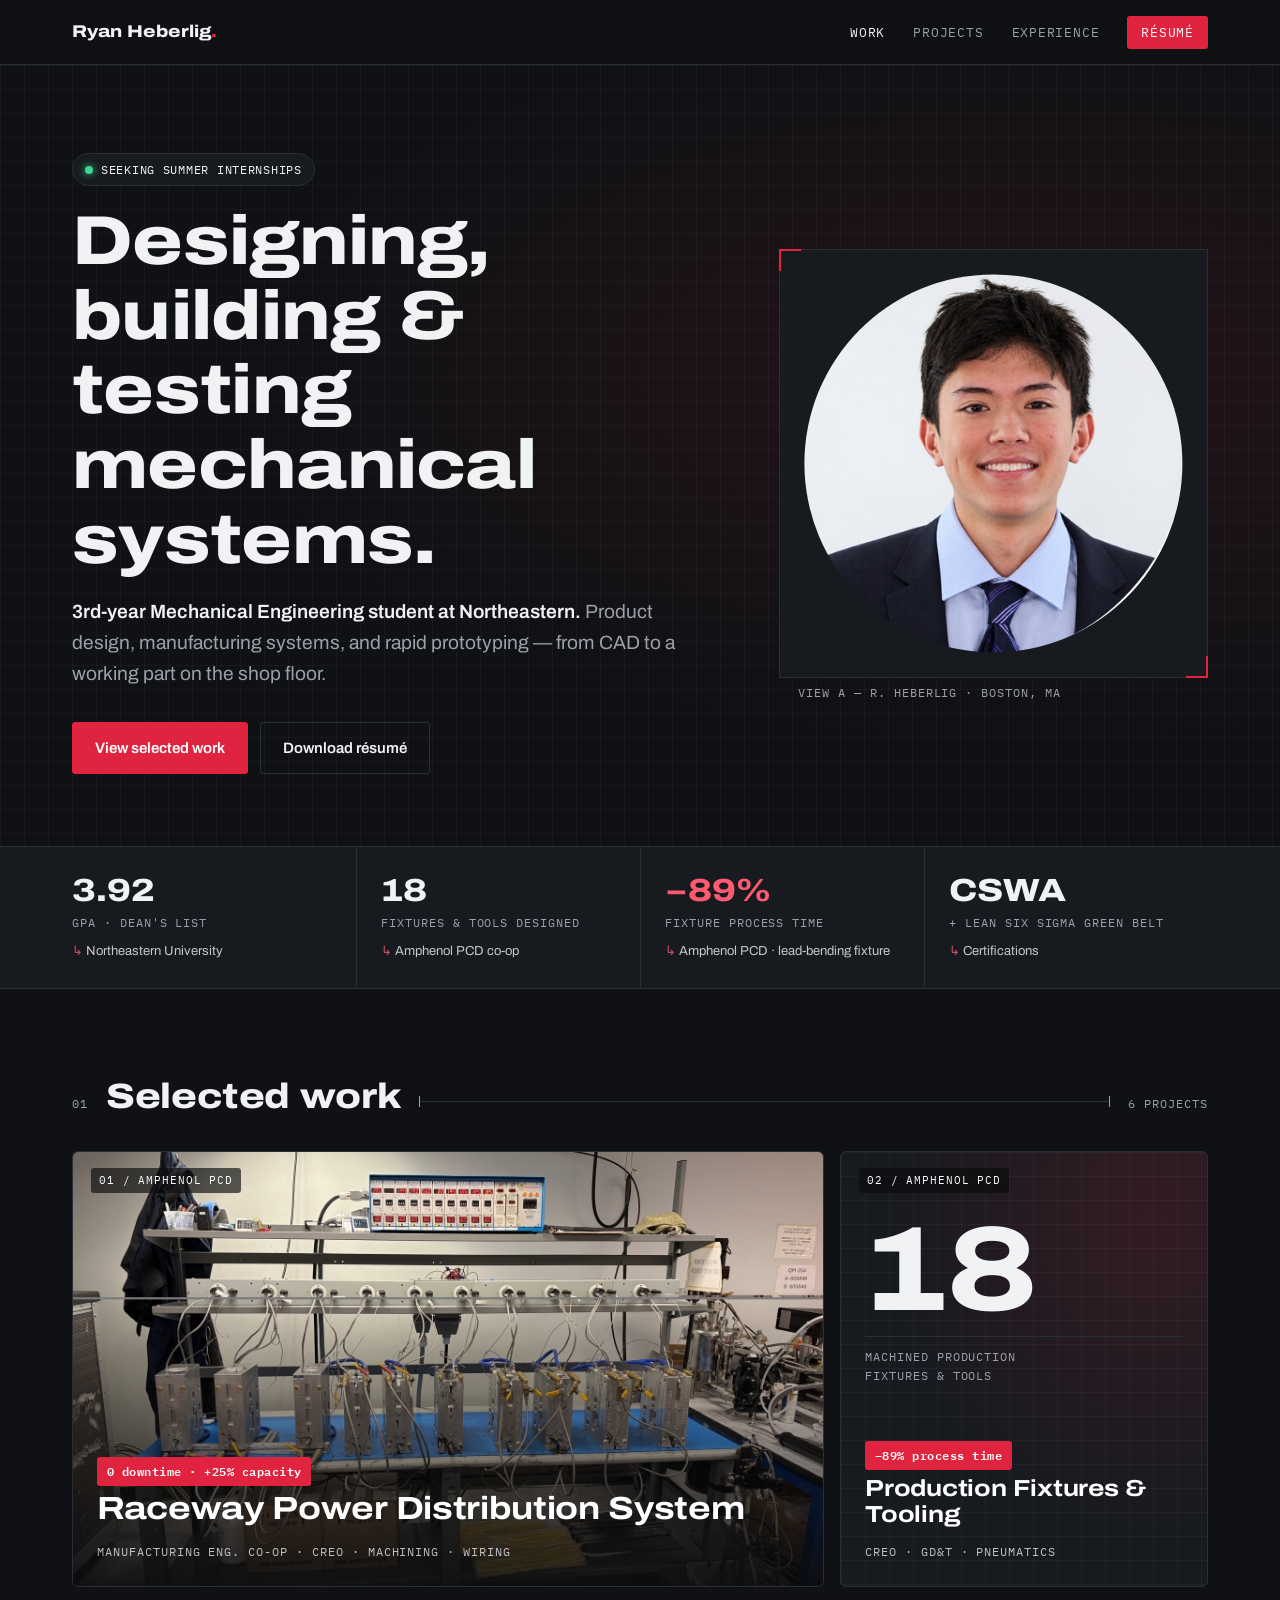
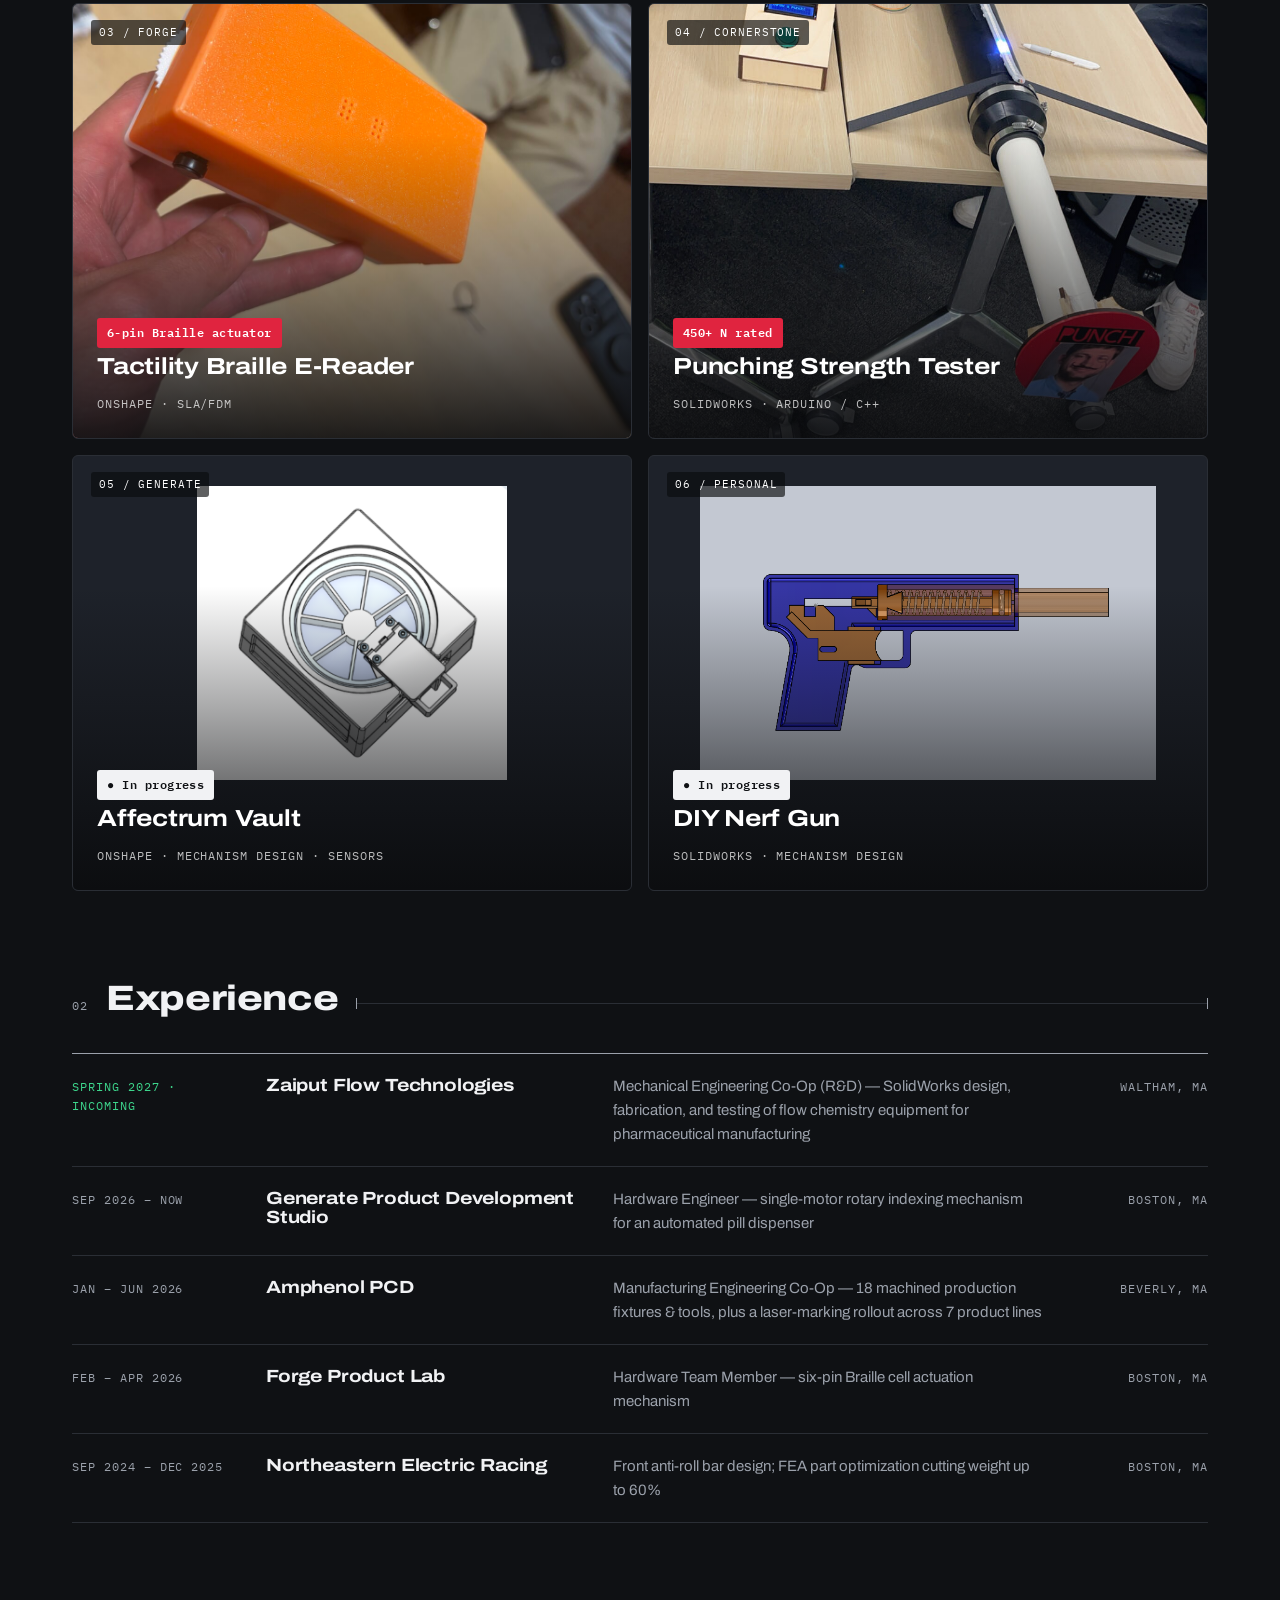
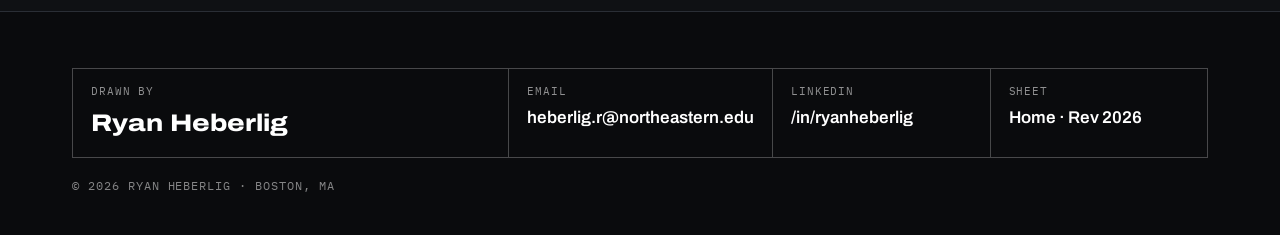
<file: index.html>
<!DOCTYPE html>
<html lang="en">
<head>
  <meta charset="UTF-8">
  <meta name="viewport" content="width=device-width, initial-scale=1.0">
  <title>Ryan Heberlig — Mechanical Engineer</title>
  <meta name="description" content="Mechanical engineering portfolio of Ryan Heberlig, Northeastern University — product design, manufacturing systems, and rapid prototyping.">
  <meta name="theme-color" content="#0F1114">
  <link rel="stylesheet" href="style.css?v=12">
</head>
<body data-page="home">

  <!-- NAV BAR (identical on every page) -->
  <header class="site-nav">
    <div class="wrap">
      <a href="index.html" class="brand">Ryan Heberlig<span>.</span></a>
      <button class="nav-toggle" aria-label="Toggle navigation" aria-expanded="false">MENU</button>
      <nav>
        <ul class="nav-links">
          <li><a href="index.html" data-page="home">Work</a></li>
          <li><a href="projects.html" data-page="projects">Projects</a></li>
          <li><a href="index.html#experience">Experience</a></li>
          <li><a href="resume.html" data-page="resume" class="nav-cta">Résumé</a></li>
        </ul>
      </nav>
    </div>
  </header>

  <!-- =========================================================
       INTRO
       Headline on the left, headshot on the right. Edit the
       "avail" pill text to say when you're looking for co-op.
       ========================================================= -->
  <section class="hero">
    <div class="wrap">
      <div>
        <span class="avail">Seeking summer internships</span>
        <h1>Designing, building &amp; testing mechanical systems.</h1>
        <p class="sub">
          <b>3rd-year Mechanical Engineering student at Northeastern.</b> Product design,
          manufacturing systems, and rapid prototyping — from CAD to a working part on the shop floor.
        </p>
        <div class="actions">
          <a href="#work" class="btn btn-primary">View selected work</a>
          <a href="resume.pdf" class="btn btn-line" target="_blank" rel="noopener">Download résumé</a>
        </div>
      </div>
      <div class="view">
        <img src="headshot.jpg" alt="Portrait of Ryan Heberlig">
        <span class="mono tag">View A — R. Heberlig · Boston, MA</span>
      </div>
    </div>
  </section>

  <!-- STATS STRIP: four headline numbers. Wrap a number in <em> to make it red;
       the .src line under each says where the number comes from. -->
  <section class="stats">
    <div class="wrap">
      <div class="stat"><div class="n">3.92</div><span class="mono">GPA · Dean's List</span><span class="src">Northeastern University</span></div>
      <div class="stat"><div class="n">18</div><span class="mono">Fixtures &amp; tools designed</span><span class="src">Amphenol PCD co-op</span></div>
      <div class="stat"><div class="n"><em>−89%</em></div><span class="mono">Fixture process time</span><span class="src">Amphenol PCD · lead-bending fixture</span></div>
      <div class="stat"><div class="n">CSWA</div><span class="mono">+ Lean Six Sigma Green Belt</span><span class="src">Certifications</span></div>
    </div>
  </section>

  <!-- =========================================================
       SELECTED WORK (bento grid)
       Each <a class="tile"> is one project. Size classes:
       t-big (largest), t-tall, t-wide, t-full — see style.css section 9.
       Add t-cad to a tile whose image is a CAD screenshot, or use
       t-type (no image) for a big-number tile.
       Keep projects.html in sync when you add a project.
       ========================================================= -->
  <section class="sec" id="work">
    <div class="wrap">
      <div class="sec-head"><span class="mono">01</span><h2>Selected work</h2><span class="dim"></span><span class="mono">6 projects</span></div>

      <div class="bento">
        <a href="project-01.html" class="tile t-big">
          <span class="num">01 / AMPHENOL PCD</span>
          <img src="RacewayFinal.JPG" alt="Raceway power distribution system installed on a low-pressure molding station">
          <div class="meta">
            <span class="metric">0 downtime · +25% capacity</span>
            <h3>Raceway Power Distribution System</h3>
            <span class="mono org">Manufacturing Eng. Co-Op · Creo · Machining · Wiring</span>
          </div>
        </a>
        <a href="project-05.html" class="tile t-tall t-type">
          <span class="num">02 / AMPHENOL PCD</span>
          <div class="type-art"><span class="type-n">18</span><span class="mono">Machined production<br>fixtures &amp; tools</span></div>
          <div class="meta">
            <span class="metric">−89% process time</span>
            <h3>Production Fixtures &amp; Tooling</h3>
            <span class="mono org">Creo · GD&amp;T · Pneumatics</span>
          </div>
        </a>
        <a href="project-02.html" class="tile t-wide">
          <span class="num">03 / FORGE</span>
          <img src="tactility-thumb.jpg" alt="Assembled Tactility Braille e-reader held in hand" style="object-position: center 88%">
          <div class="meta">
            <span class="metric">6-pin Braille actuator</span>
            <h3>Tactility Braille E-Reader</h3>
            <span class="mono org">Onshape · SLA/FDM</span>
          </div>
        </a>
        <a href="project-03.html" class="tile t-wide">
          <span class="num">04 / CORNERSTONE</span>
          <img src="punch-thumb.jpg" alt="Punching strength tester rig with punch target and LCD readout" style="object-position: center 60%">
          <div class="meta">
            <span class="metric">450+ N rated</span>
            <h3>Punching Strength Tester</h3>
            <span class="mono org">SolidWorks · Arduino / C++</span>
          </div>
        </a>
        <a href="project-06.html" class="tile t-wide t-cad">
          <span class="num">05 / GENERATE</span>
          <img src="pill-hero.png" alt="CAD render of the Affectrum Vault travel unit, showing the eight-compartment dose disk in its housing">
          <div class="meta">
            <span class="metric metric--wip">● In progress</span>
            <h3>Affectrum Vault</h3>
            <span class="mono org">Onshape · Mechanism design · Sensors</span>
          </div>
        </a>
        <a href="project-04.html" class="tile t-wide t-cad">
          <span class="num">06 / PERSONAL</span>
          <img src="nerf-thumb.png" alt="Cutaway CAD view of a spring-piston blaster mechanism">
          <div class="meta">
            <span class="metric metric--wip">● In progress</span>
            <h3>DIY Nerf Gun</h3>
            <span class="mono org">SolidWorks · Mechanism design</span>
          </div>
        </a>
      </div>
    </div>
  </section>

  <!-- =========================================================
       EXPERIENCE
       One .xp-row per role: dates / organization / what you did / location.
       ========================================================= -->
  <section class="sec sec--tight" id="experience">
    <div class="wrap">
      <div class="sec-head"><span class="mono">02</span><h2>Experience</h2><span class="dim"></span></div>
      <div class="xp">
        <div class="xp-row xp-row--incoming"><span class="mono">Spring 2027 · Incoming</span><h3>Zaiput Flow Technologies</h3><p>Mechanical Engineering Co-Op (R&amp;D) — SolidWorks design, fabrication, and testing of flow chemistry equipment for pharmaceutical manufacturing</p><span class="mono r">Waltham, MA</span></div>
        <div class="xp-row"><span class="mono">Sep 2026 – Now</span><h3>Generate Product Development Studio</h3><p>Hardware Engineer — single-motor rotary indexing mechanism for an automated pill dispenser</p><span class="mono r">Boston, MA</span></div>
        <div class="xp-row"><span class="mono">Jan – Jun 2026</span><h3>Amphenol PCD</h3><p>Manufacturing Engineering Co-Op — 18 machined production fixtures &amp; tools, plus a laser-marking rollout across 7 product lines</p><span class="mono r">Beverly, MA</span></div>
        <div class="xp-row"><span class="mono">Feb – Apr 2026</span><h3>Forge Product Lab</h3><p>Hardware Team Member — six-pin Braille cell actuation mechanism</p><span class="mono r">Boston, MA</span></div>
        <div class="xp-row"><span class="mono">Sep 2024 – Dec 2025</span><h3>Northeastern Electric Racing</h3><p>Front anti-roll bar design; FEA part optimization cutting weight up to 60%</p><span class="mono r">Boston, MA</span></div>
      </div>
    </div>
  </section>

  <!-- TITLE-BLOCK FOOTER (styled like an engineering drawing's title block) -->
  <footer class="site-footer">
    <div class="wrap">
      <div class="tb">
        <div><span class="mono">Drawn by</span><span class="name">Ryan Heberlig</span></div>
        <div><span class="mono">Email</span><a class="v" href="mailto:heberlig.r@northeastern.edu">heberlig.r@northeastern.edu</a></div>
        <div><span class="mono">LinkedIn</span><a class="v" href="https://www.linkedin.com/in/ryanheberlig/" target="_blank" rel="noopener">/in/ryanheberlig</a></div>
        <div><span class="mono">Sheet</span><span class="v">Home · Rev 2026</span></div>
      </div>
      <p class="mono fine">&copy; 2026 Ryan Heberlig · Boston, MA</p>
    </div>
  </footer>

  <script src="main.js"></script>
</body>
</html>
</file>
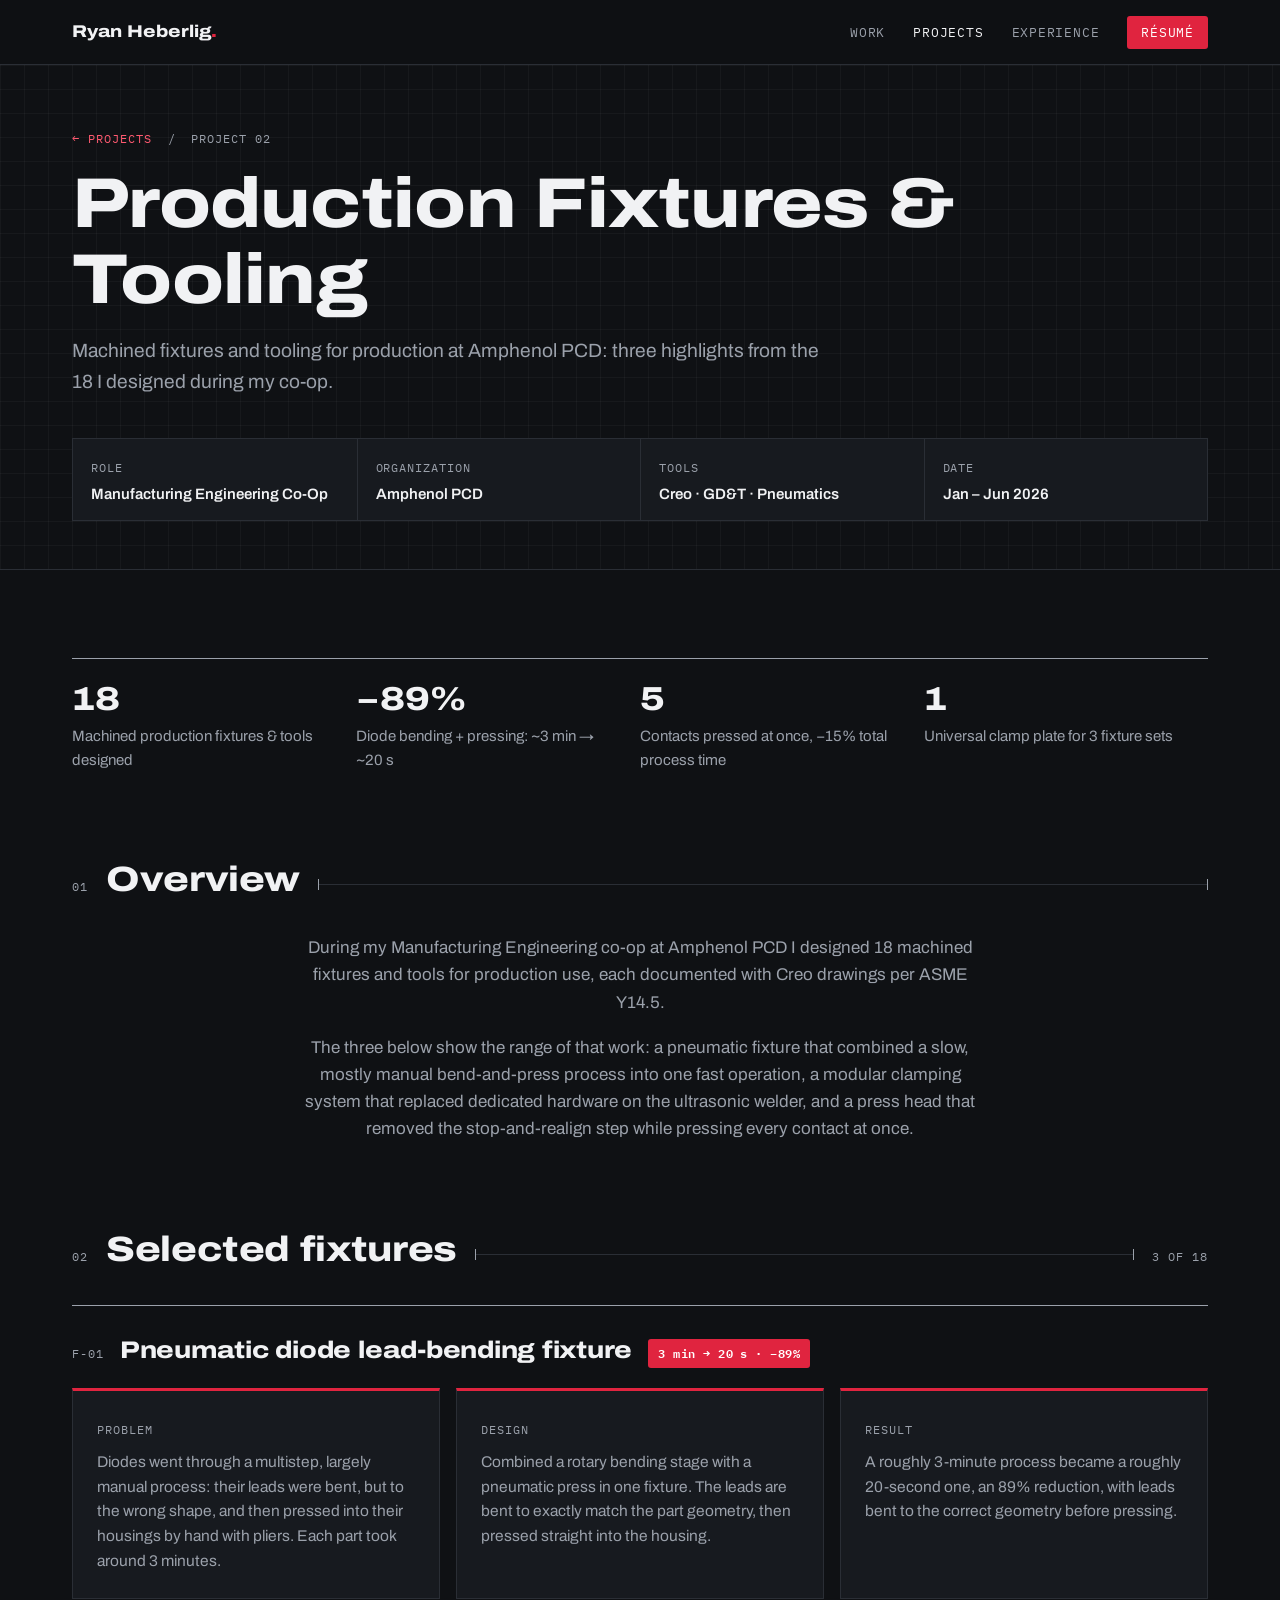
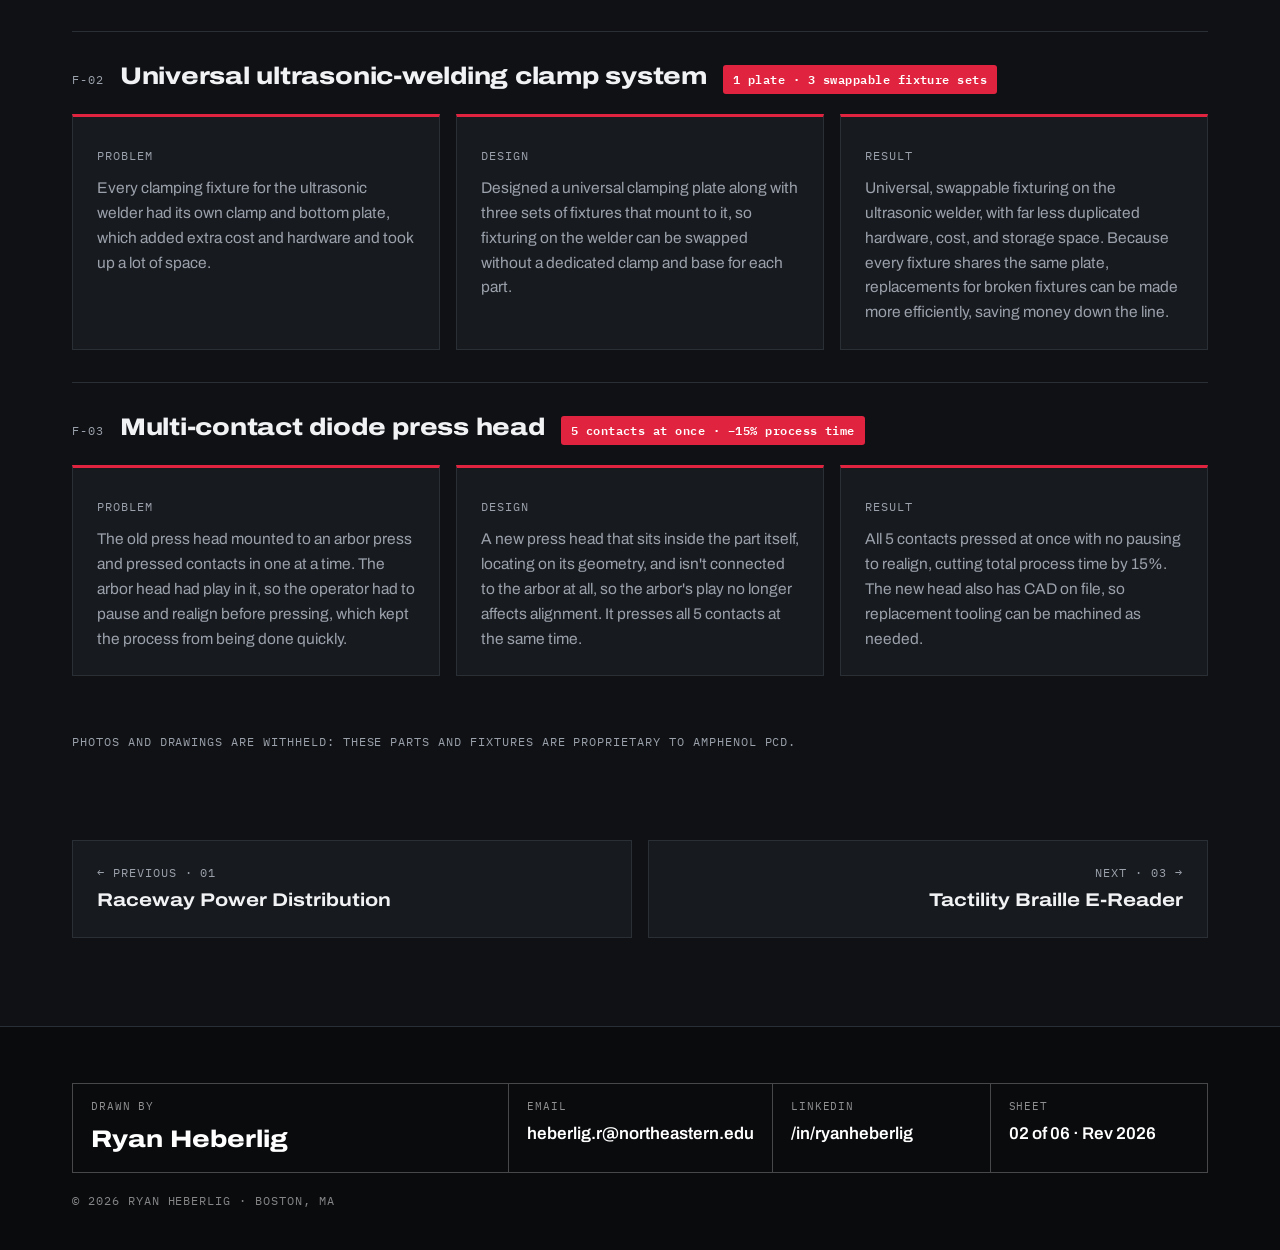
<file: project-05.html>
<!DOCTYPE html>
<html lang="en">
<head>
  <meta charset="UTF-8">
  <meta name="viewport" content="width=device-width, initial-scale=1.0">
  <title>Production Fixtures &amp; Tooling — Ryan Heberlig</title>
  <meta name="description" content="Machined production fixtures and tooling designed at Amphenol PCD, including a pneumatic diode lead-bending fixture that cut process time by 89%.">
  <meta name="theme-color" content="#0F1114">
  <link rel="stylesheet" href="style.css?v=12">
</head>
<body data-page="projects" class="project-page">

  <!-- NAV BAR (identical on every page) -->
  <header class="site-nav">
    <div class="wrap">
      <a href="index.html" class="brand">Ryan Heberlig<span>.</span></a>
      <button class="nav-toggle" aria-label="Toggle navigation" aria-expanded="false">MENU</button>
      <nav>
        <ul class="nav-links">
          <li><a href="index.html" data-page="home">Work</a></li>
          <li><a href="projects.html" data-page="projects">Projects</a></li>
          <li><a href="index.html#experience">Experience</a></li>
          <li><a href="resume.html" data-page="resume" class="nav-cta">Résumé</a></li>
        </ul>
      </nav>
    </div>
  </header>

  <!-- =========================================================
       PROJECT HEADER + SPEC BOX
       ========================================================= -->
  <section class="p-hero grid-paper">
    <div class="wrap">
      <p class="mono crumbs"><a href="projects.html">← Projects</a> &nbsp;/&nbsp; Project 02</p>
      <h1>Production Fixtures &amp; Tooling</h1>
      <p class="sub">Machined fixtures and tooling for production at Amphenol PCD: three highlights from the 18 I designed during my co-op.</p>
      <div class="spec"><div><span class="mono">Role</span><div class="v">Manufacturing Engineering Co-Op</div></div><div><span class="mono">Organization</span><div class="v">Amphenol PCD</div></div><div><span class="mono">Tools</span><div class="v">Creo · GD&amp;T · Pneumatics</div></div><div><span class="mono">Date</span><div class="v">Jan – Jun 2026</div></div></div>
    </div>
  </section>


  <!-- =========================================================
       KEY NUMBERS + PROBLEM / APPROACH / RESULT
       ========================================================= -->
  <section class="sec">
    <div class="wrap">
      <div class="numbers"><div><div class="n">18</div><p>Machined production fixtures &amp; tools designed</p></div><div><div class="n">−89%</div><p>Diode bending + pressing: ~3 min → ~20 s</p></div><div><div class="n">5</div><p>Contacts pressed at once, −15% total process time</p></div><div><div class="n">1</div><p>Universal clamp plate for 3 fixture sets</p></div></div>

    </div>
  </section>

  <!-- OVERVIEW: free-form write-up. Keep paragraphs short. -->
  <section class="sec sec--tight">
    <div class="wrap">
      <div class="sec-head"><span class="mono">01</span><h2>Overview</h2><span class="dim"></span></div>
      <div class="prose prose--center">
        <p>During my Manufacturing Engineering co-op at Amphenol PCD I designed 18 machined fixtures and tools for production use, each documented with Creo drawings per ASME Y14.5.</p>
        <p>The three below show the range of that work: a pneumatic fixture that combined a slow, mostly manual bend-and-press process into one fast operation, a modular clamping system that replaced dedicated hardware on the ultrasonic welder, and a press head that removed the stop-and-realign step while pressing every contact at once.</p>
      </div>
    </div>
  </section>

  <!-- =========================================================
       SELECTED FIXTURES
       One <article class="fixture"> per fixture. No photos:
       these parts are proprietary to Amphenol PCD.
       ========================================================= -->
  <section class="sec sec--tight">
    <div class="wrap">
      <div class="sec-head"><span class="mono">02</span><h2>Selected fixtures</h2><span class="dim"></span><span class="mono">3 of 18</span></div>
      <div class="fixtures">
        <article class="fixture">
          <div class="fixture-head"><span class="mono">F-01</span><h3>Pneumatic diode lead-bending fixture</h3><span class="metric">3 min → 20 s · −89%</span></div>
          <div class="par"><div><span class="mono">Problem</span><p>Diodes went through a multistep, largely manual process: their leads were bent, but to the wrong shape, and then pressed into their housings by hand with pliers. Each part took around 3 minutes.</p></div><div><span class="mono">Design</span><p>Combined a rotary bending stage with a pneumatic press in one fixture. The leads are bent to exactly match the part geometry, then pressed straight into the housing.</p></div><div><span class="mono">Result</span><p>A roughly 3-minute process became a roughly 20-second one, an 89% reduction, with leads bent to the correct geometry before pressing.</p></div></div>
        </article>
        <article class="fixture">
          <div class="fixture-head"><span class="mono">F-02</span><h3>Universal ultrasonic-welding clamp system</h3><span class="metric">1 plate · 3 swappable fixture sets</span></div>
          <div class="par"><div><span class="mono">Problem</span><p>Every clamping fixture for the ultrasonic welder had its own clamp and bottom plate, which added extra cost and hardware and took up a lot of space.</p></div><div><span class="mono">Design</span><p>Designed a universal clamping plate along with three sets of fixtures that mount to it, so fixturing on the welder can be swapped without a dedicated clamp and base for each part.</p></div><div><span class="mono">Result</span><p>Universal, swappable fixturing on the ultrasonic welder, with far less duplicated hardware, cost, and storage space. Because every fixture shares the same plate, replacements for broken fixtures can be made more efficiently, saving money down the line.</p></div></div>
        </article>
        <article class="fixture">
          <div class="fixture-head"><span class="mono">F-03</span><h3>Multi-contact diode press head</h3><span class="metric">5 contacts at once · −15% process time</span></div>
          <div class="par"><div><span class="mono">Problem</span><p>The old press head mounted to an arbor press and pressed contacts in one at a time. The arbor head had play in it, so the operator had to pause and realign before pressing, which kept the process from being done quickly.</p></div><div><span class="mono">Design</span><p>A new press head that sits inside the part itself, locating on its geometry, and isn't connected to the arbor at all, so the arbor's play no longer affects alignment. It presses all 5 contacts at the same time.</p></div><div><span class="mono">Result</span><p>All 5 contacts pressed at once with no pausing to realign, cutting total process time by 15%. The new head also has CAD on file, so replacement tooling can be machined as needed.</p></div></div>
        </article>
      </div>
      <p class="mono note">Photos and drawings are withheld: these parts and fixtures are proprietary to Amphenol PCD.</p>
    </div>
  </section>

  <!-- PREV / NEXT PROJECT -->
  <section class="sec sec--tight">
    <div class="wrap">
      <nav class="pager">
        <a href="project-01.html"><span class="mono">← Previous · 01</span>Raceway Power Distribution</a>
        <a href="project-02.html"><span class="mono">Next · 03 →</span>Tactility Braille E-Reader</a>
      </nav>
    </div>
  </section>

  <!-- TITLE-BLOCK FOOTER (styled like an engineering drawing's title block) -->
  <footer class="site-footer">
    <div class="wrap">
      <div class="tb">
        <div><span class="mono">Drawn by</span><span class="name">Ryan Heberlig</span></div>
        <div><span class="mono">Email</span><a class="v" href="mailto:heberlig.r@northeastern.edu">heberlig.r@northeastern.edu</a></div>
        <div><span class="mono">LinkedIn</span><a class="v" href="https://www.linkedin.com/in/ryanheberlig/" target="_blank" rel="noopener">/in/ryanheberlig</a></div>
        <div><span class="mono">Sheet</span><span class="v">02 of 06 · Rev 2026</span></div>
      </div>
      <p class="mono fine">&copy; 2026 Ryan Heberlig · Boston, MA</p>
    </div>
  </footer>

  <script src="main.js"></script>
</body>
</html>
</file>
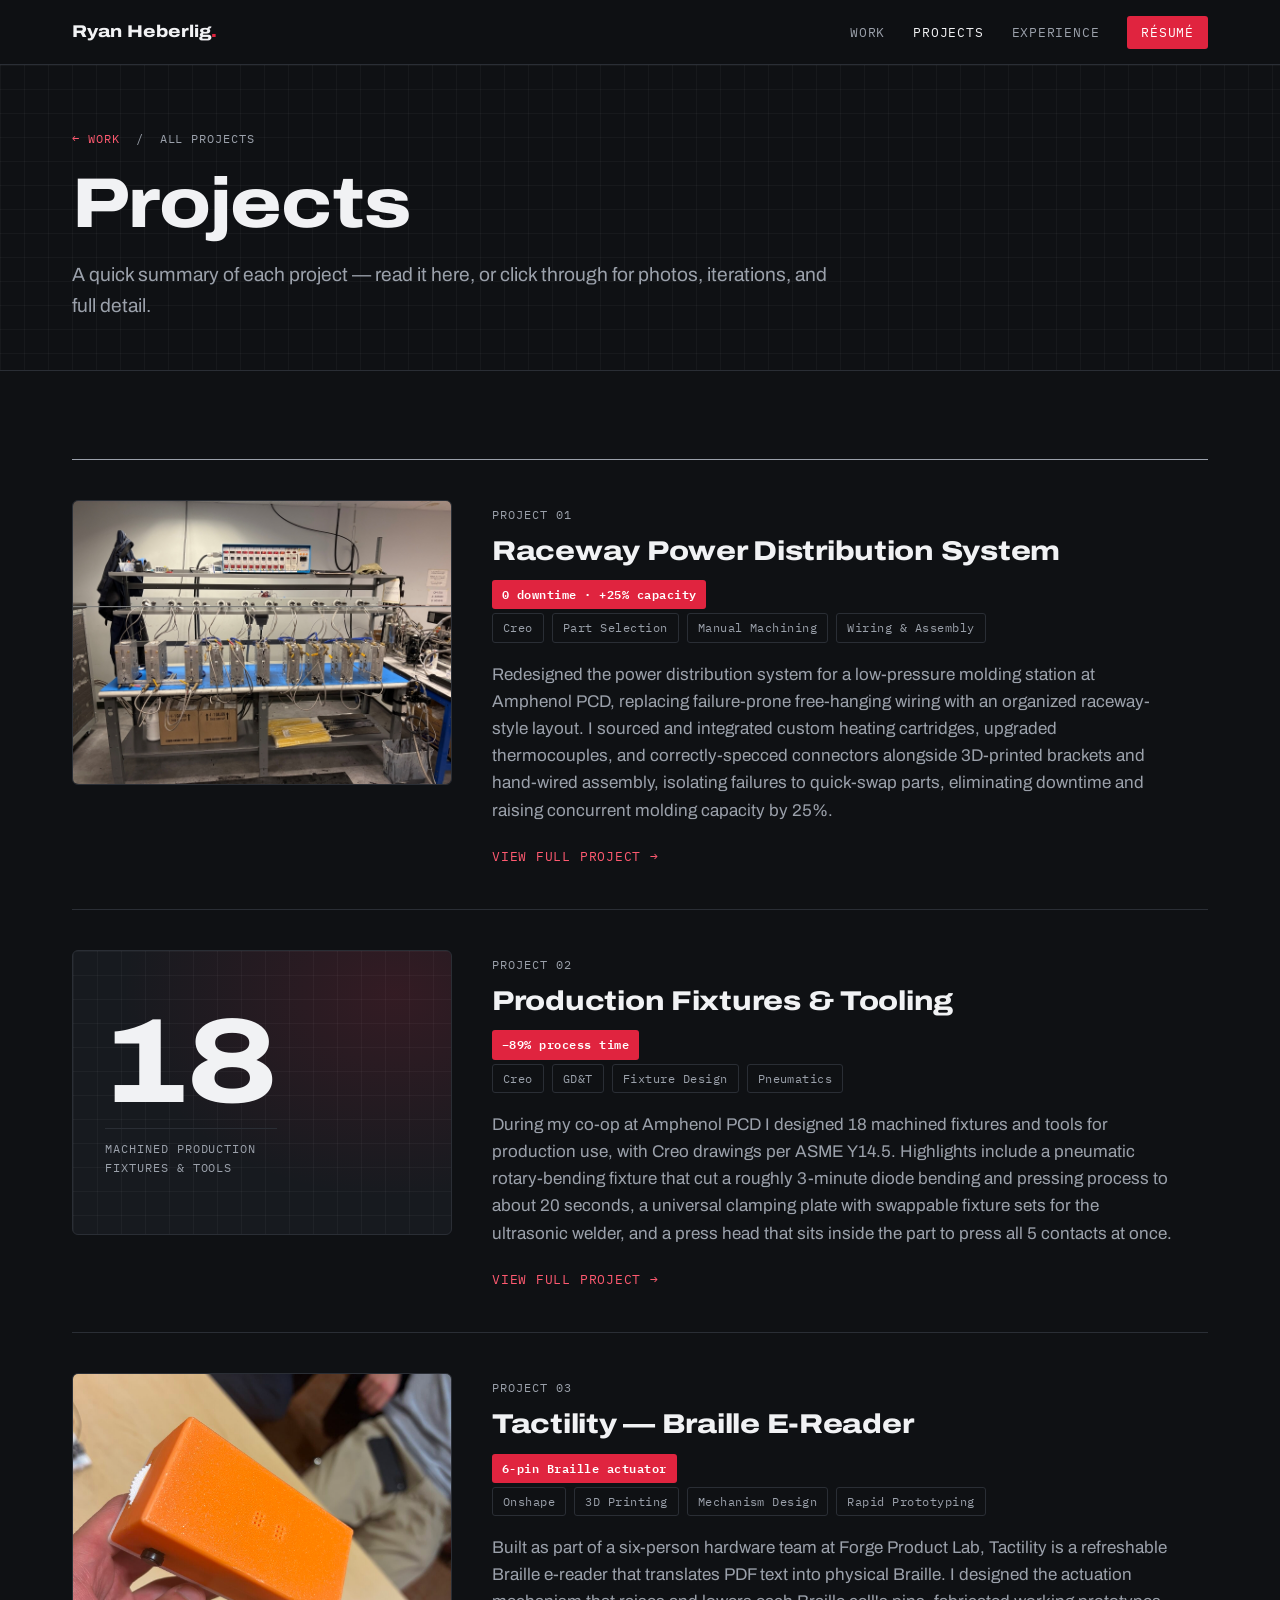
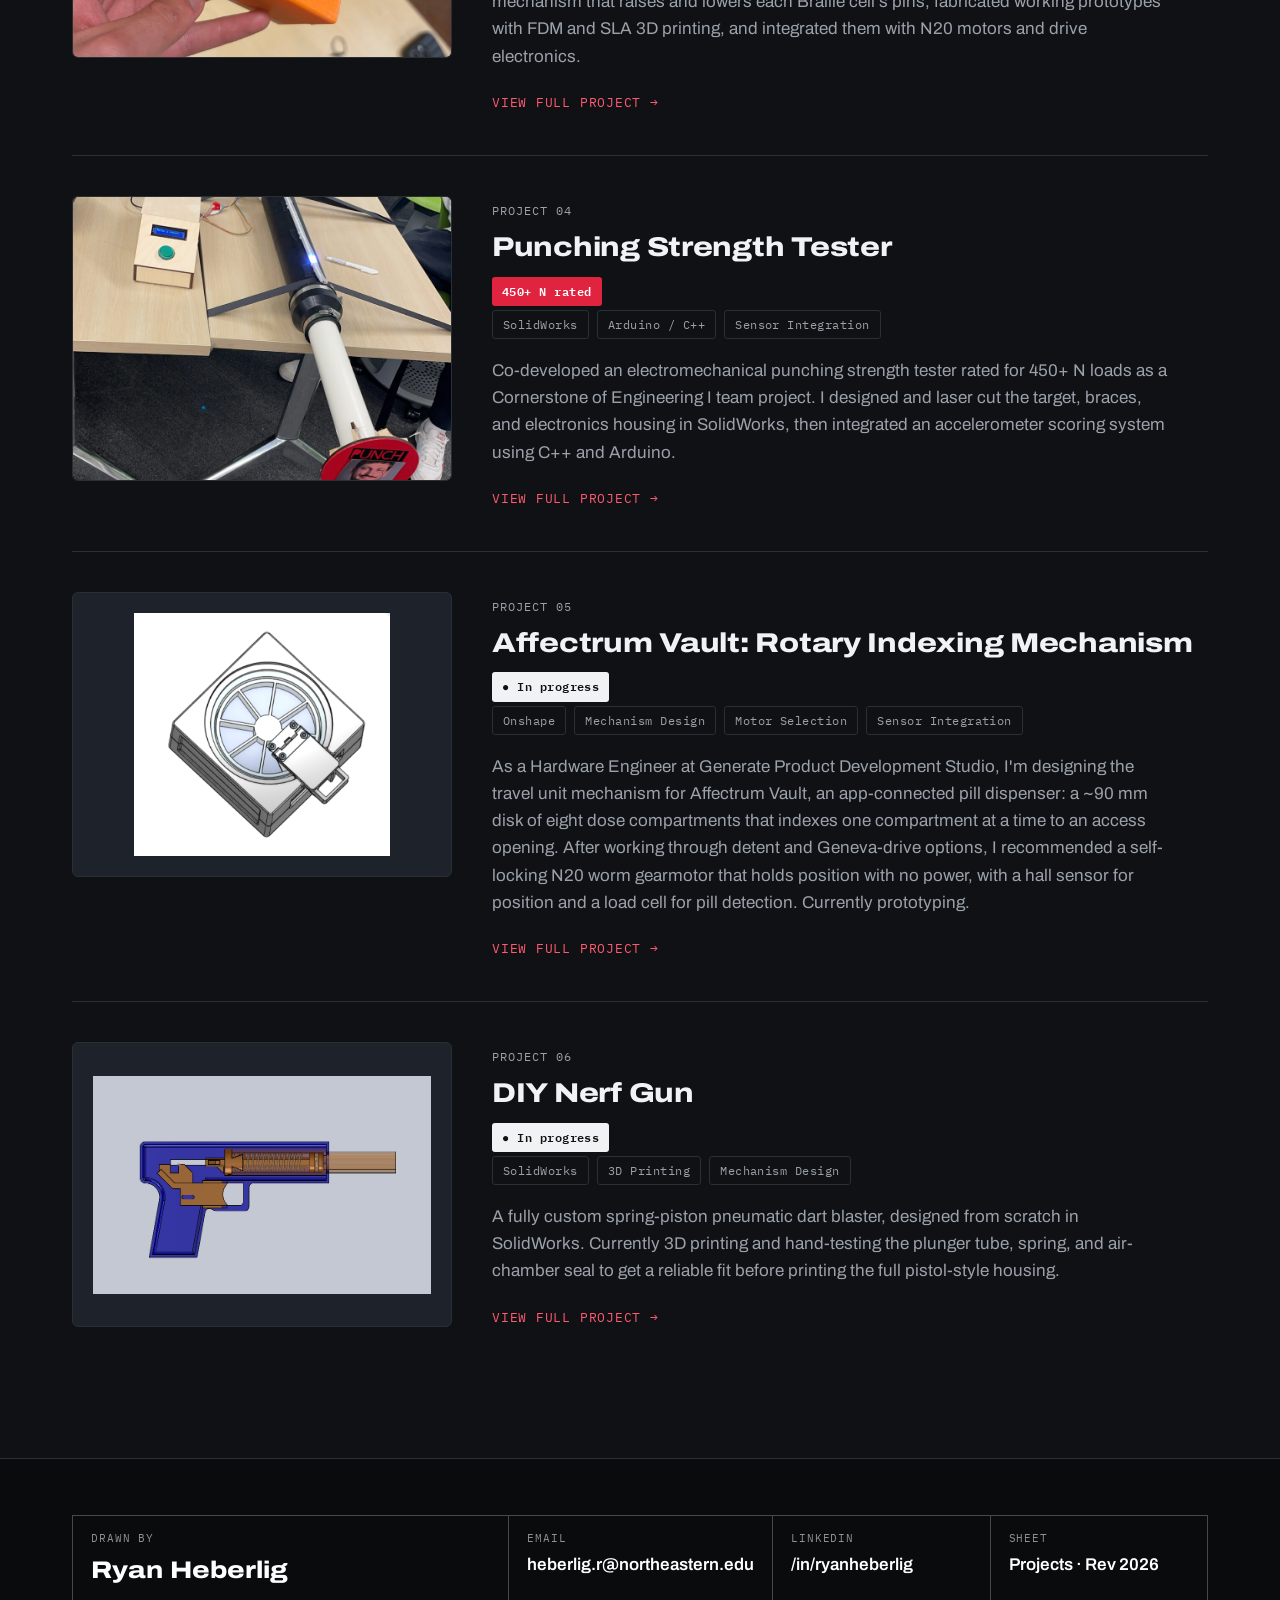
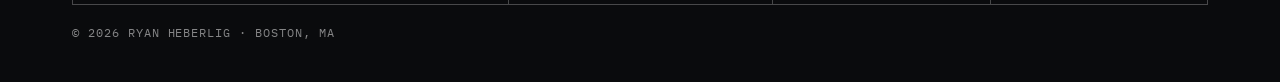
<file: projects.html>
<!DOCTYPE html>
<html lang="en">
<head>
  <meta charset="UTF-8">
  <meta name="viewport" content="width=device-width, initial-scale=1.0">
  <title>Projects — Ryan Heberlig</title>
  <meta name="description" content="All of Ryan Heberlig's engineering projects, summarized.">
  <meta name="theme-color" content="#0F1114">
  <link rel="stylesheet" href="style.css?v=12">
</head>
<body data-page="projects">

  <!-- NAV BAR (identical on every page) -->
  <header class="site-nav">
    <div class="wrap">
      <a href="index.html" class="brand">Ryan Heberlig<span>.</span></a>
      <button class="nav-toggle" aria-label="Toggle navigation" aria-expanded="false">MENU</button>
      <nav>
        <ul class="nav-links">
          <li><a href="index.html" data-page="home">Work</a></li>
          <li><a href="projects.html" data-page="projects">Projects</a></li>
          <li><a href="index.html#experience">Experience</a></li>
          <li><a href="resume.html" data-page="resume" class="nav-cta">Résumé</a></li>
        </ul>
      </nav>
    </div>
  </header>

  <!-- =========================================================
       Every tile on the homepage should have a matching .entry
       here pointing at the same project page. To add one,
       duplicate an <article class="entry"> block.
       ========================================================= -->
  <section class="p-hero grid-paper">
    <div class="wrap">
      <p class="mono crumbs"><a href="index.html">← Work</a> &nbsp;/&nbsp; All projects</p>
      <h1>Projects</h1>
      <p class="sub">A quick summary of each project — read it here, or click through for photos, iterations, and full detail.</p>
    </div>
  </section>

  <section class="sec">
    <div class="wrap">
      <article class="entry">
        <a href="project-01.html" class="entry-thumb"><img src="RacewayFinal.JPG" alt="Raceway power distribution system"></a>
        <div>
          <span class="mono">Project 01</span>
          <h2><a href="project-01.html">Raceway Power Distribution System</a></h2>
          <span class="metric">0 downtime · +25% capacity</span>
          <ul class="tags"><li>Creo</li><li>Part Selection</li><li>Manual Machining</li><li>Wiring &amp; Assembly</li></ul>
          <p class="prose">Redesigned the power distribution system for a low-pressure molding station at Amphenol PCD, replacing failure-prone free-hanging wiring with an organized raceway-style layout. I sourced and integrated custom heating cartridges, upgraded thermocouples, and correctly-specced connectors alongside 3D-printed brackets and hand-wired assembly, isolating failures to quick-swap parts, eliminating downtime and raising concurrent molding capacity by 25%.</p>
          <a href="project-01.html" class="text-link">View full project →</a>
        </div>
      </article>
      <article class="entry">
        <a href="project-05.html" class="entry-thumb is-type" aria-label="Production fixtures and tooling"><div class="type-art"><span class="type-n">18</span><span class="mono">Machined production<br>fixtures &amp; tools</span></div></a>
        <div>
          <span class="mono">Project 02</span>
          <h2><a href="project-05.html">Production Fixtures &amp; Tooling</a></h2>
          <span class="metric">−89% process time</span>
          <ul class="tags"><li>Creo</li><li>GD&amp;T</li><li>Fixture Design</li><li>Pneumatics</li></ul>
          <p class="prose">During my co-op at Amphenol PCD I designed 18 machined fixtures and tools for production use, with Creo drawings per ASME Y14.5. Highlights include a pneumatic rotary-bending fixture that cut a roughly 3-minute diode bending and pressing process to about 20 seconds, a universal clamping plate with swappable fixture sets for the ultrasonic welder, and a press head that sits inside the part to press all 5 contacts at once.</p>
          <a href="project-05.html" class="text-link">View full project →</a>
        </div>
      </article>
      <article class="entry">
        <a href="project-02.html" class="entry-thumb"><img src="tactility-thumb.jpg" alt="Tactility Braille e-reader"></a>
        <div>
          <span class="mono">Project 03</span>
          <h2><a href="project-02.html">Tactility — Braille E-Reader</a></h2>
          <span class="metric">6-pin Braille actuator</span>
          <ul class="tags"><li>Onshape</li><li>3D Printing</li><li>Mechanism Design</li><li>Rapid Prototyping</li></ul>
          <p class="prose">Built as part of a six-person hardware team at Forge Product Lab, Tactility is a refreshable Braille e-reader that translates PDF text into physical Braille. I designed the actuation mechanism that raises and lowers each Braille cell's pins, fabricated working prototypes with FDM and SLA 3D printing, and integrated them with N20 motors and drive electronics.</p>
          <a href="project-02.html" class="text-link">View full project →</a>
        </div>
      </article>
      <article class="entry">
        <a href="project-03.html" class="entry-thumb"><img src="punch-thumb.jpg" alt="Punching strength tester"></a>
        <div>
          <span class="mono">Project 04</span>
          <h2><a href="project-03.html">Punching Strength Tester</a></h2>
          <span class="metric">450+ N rated</span>
          <ul class="tags"><li>SolidWorks</li><li>Arduino / C++</li><li>Sensor Integration</li></ul>
          <p class="prose">Co-developed an electromechanical punching strength tester rated for 450+ N loads as a Cornerstone of Engineering I team project. I designed and laser cut the target, braces, and electronics housing in SolidWorks, then integrated an accelerometer scoring system using C++ and Arduino.</p>
          <a href="project-03.html" class="text-link">View full project →</a>
        </div>
      </article>
      <article class="entry">
        <a href="project-06.html" class="entry-thumb is-cad"><img src="pill-hero.png" alt="CAD render of the Affectrum Vault travel unit"></a>
        <div>
          <span class="mono">Project 05</span>
          <h2><a href="project-06.html">Affectrum Vault: Rotary Indexing Mechanism</a></h2>
          <span class="metric metric--wip">● In progress</span>
          <ul class="tags"><li>Onshape</li><li>Mechanism Design</li><li>Motor Selection</li><li>Sensor Integration</li></ul>
          <p class="prose">As a Hardware Engineer at Generate Product Development Studio, I'm designing the travel unit mechanism for Affectrum Vault, an app-connected pill dispenser: a ~90 mm disk of eight dose compartments that indexes one compartment at a time to an access opening. After working through detent and Geneva-drive options, I recommended a self-locking N20 worm gearmotor that holds position with no power, with a hall sensor for position and a load cell for pill detection. Currently prototyping.</p>
          <a href="project-06.html" class="text-link">View full project →</a>
        </div>
      </article>
      <article class="entry">
        <a href="project-04.html" class="entry-thumb is-cad"><img src="nerf-thumb.png" alt="DIY Nerf gun CAD"></a>
        <div>
          <span class="mono">Project 06</span>
          <h2><a href="project-04.html">DIY Nerf Gun</a></h2>
          <span class="metric metric--wip">● In progress</span>
          <ul class="tags"><li>SolidWorks</li><li>3D Printing</li><li>Mechanism Design</li></ul>
          <p class="prose">A fully custom spring-piston pneumatic dart blaster, designed from scratch in SolidWorks. Currently 3D printing and hand-testing the plunger tube, spring, and air-chamber seal to get a reliable fit before printing the full pistol-style housing.</p>
          <a href="project-04.html" class="text-link">View full project →</a>
        </div>
      </article>
    </div>
  </section>

  <!-- TITLE-BLOCK FOOTER (styled like an engineering drawing's title block) -->
  <footer class="site-footer">
    <div class="wrap">
      <div class="tb">
        <div><span class="mono">Drawn by</span><span class="name">Ryan Heberlig</span></div>
        <div><span class="mono">Email</span><a class="v" href="mailto:heberlig.r@northeastern.edu">heberlig.r@northeastern.edu</a></div>
        <div><span class="mono">LinkedIn</span><a class="v" href="https://www.linkedin.com/in/ryanheberlig/" target="_blank" rel="noopener">/in/ryanheberlig</a></div>
        <div><span class="mono">Sheet</span><span class="v">Projects · Rev 2026</span></div>
      </div>
      <p class="mono fine">&copy; 2026 Ryan Heberlig · Boston, MA</p>
    </div>
  </footer>

  <script src="main.js"></script>
</body>
</html>
</file>
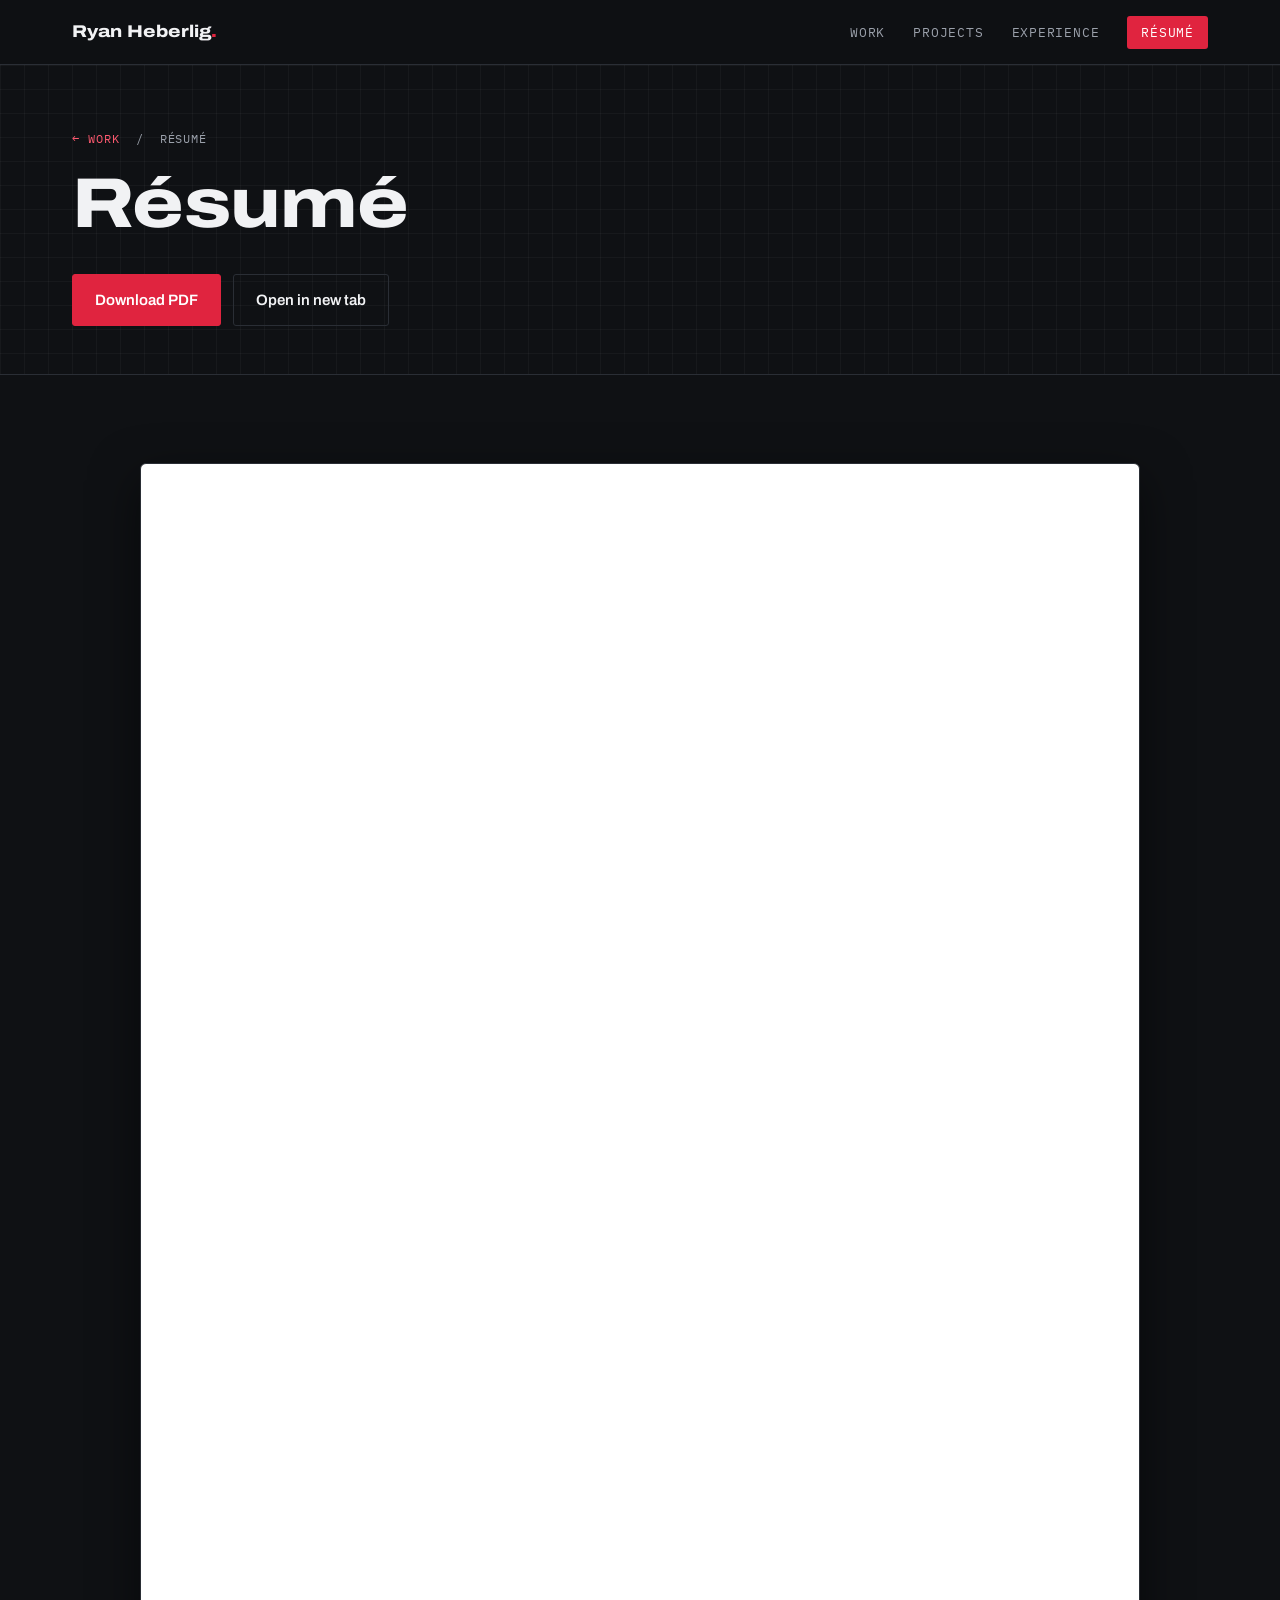
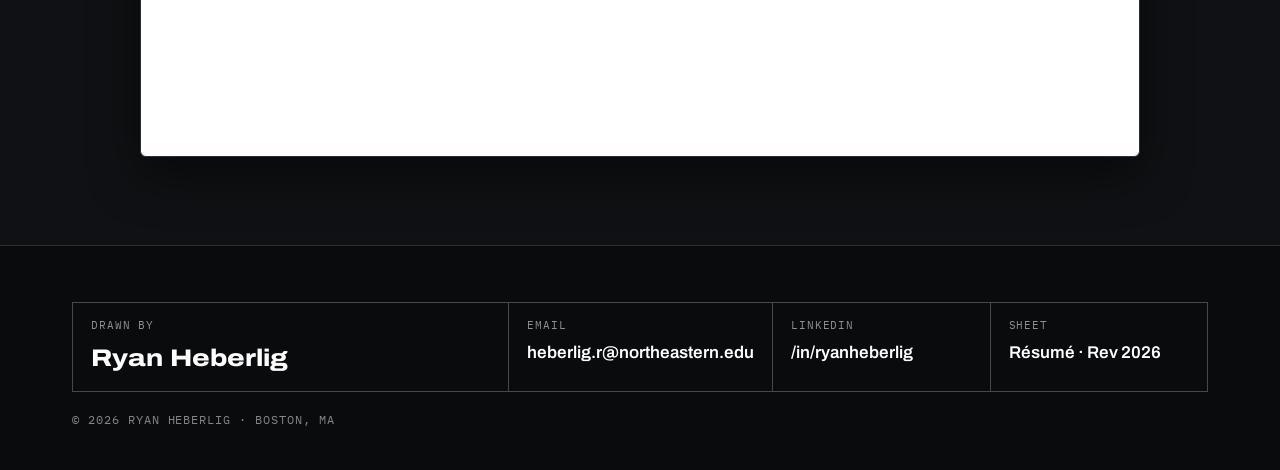
<file: resume.html>
<!DOCTYPE html>
<html lang="en">
<head>
  <meta charset="UTF-8">
  <meta name="viewport" content="width=device-width, initial-scale=1.0">
  <title>Résumé — Ryan Heberlig</title>
  <meta name="description" content="Résumé of Ryan Heberlig, Mechanical Engineering student at Northeastern University.">
  <meta name="theme-color" content="#0F1114">
  <link rel="stylesheet" href="style.css?v=12">
</head>
<body data-page="resume">

  <!-- NAV BAR (identical on every page) -->
  <header class="site-nav">
    <div class="wrap">
      <a href="index.html" class="brand">Ryan Heberlig<span>.</span></a>
      <button class="nav-toggle" aria-label="Toggle navigation" aria-expanded="false">MENU</button>
      <nav>
        <ul class="nav-links">
          <li><a href="index.html" data-page="home">Work</a></li>
          <li><a href="projects.html" data-page="projects">Projects</a></li>
          <li><a href="index.html#experience">Experience</a></li>
          <li><a href="resume.html" data-page="resume" class="nav-cta">Résumé</a></li>
        </ul>
      </nav>
    </div>
  </header>

  <!-- =========================================================
       RÉSUMÉ HEADER
       Buttons point at resume.pdf in the repo root — replace that
       file whenever you update your résumé; no HTML changes needed.
       ========================================================= -->
  <section class="p-hero grid-paper">
    <div class="wrap">
      <p class="mono crumbs"><a href="index.html">← Work</a> &nbsp;/&nbsp; Résumé</p>
      <h1>Résumé</h1>
      <div class="actions">
        <a href="resume.pdf" class="btn btn-primary" download="Ryan-Heberlig-Resume.pdf">Download PDF</a>
        <a href="resume.pdf" class="btn btn-line" target="_blank" rel="noopener">Open in new tab</a>
      </div>
    </div>
  </section>

  <!-- PDF VIEWER: hidden on phones, which can't show a PDF inside a page -->
  <section class="sec resume-viewer-section">
    <div class="wrap">
      <div class="resume-viewer">
        <iframe src="resume.pdf#view=FitH&amp;navpanes=0" title="Ryan Heberlig résumé (PDF)"></iframe>
      </div>
    </div>
  </section>

  <!-- TITLE-BLOCK FOOTER (styled like an engineering drawing's title block) -->
  <footer class="site-footer">
    <div class="wrap">
      <div class="tb">
        <div><span class="mono">Drawn by</span><span class="name">Ryan Heberlig</span></div>
        <div><span class="mono">Email</span><a class="v" href="mailto:heberlig.r@northeastern.edu">heberlig.r@northeastern.edu</a></div>
        <div><span class="mono">LinkedIn</span><a class="v" href="https://www.linkedin.com/in/ryanheberlig/" target="_blank" rel="noopener">/in/ryanheberlig</a></div>
        <div><span class="mono">Sheet</span><span class="v">Résumé · Rev 2026</span></div>
      </div>
      <p class="mono fine">&copy; 2026 Ryan Heberlig · Boston, MA</p>
    </div>
  </footer>

  <script src="main.js"></script>
</body>
</html>
</file>
<file: style.css>
/* =============================================================
   ENGINEERING PORTFOLIO — STYLESHEET  (dark "drawing sheet" style)
   =============================================================
   How this file is organized (search for these headers):
     1. FONT IMPORT
     2. DESIGN TOKENS (colors, type, spacing) — edit these first
     3. RESET & BASE ELEMENTS
     4. LAYOUT HELPERS (.wrap, .sec, section headers, .mono labels)
     5. NAV BAR
     6. BUTTONS
     7. HOME HERO (headline + framed headshot)
     8. STATS STRIP
     9. BENTO PROJECT GRID (homepage tiles)
     10. EXPERIENCE TABLE
     11. PROJECTS LIST PAGE
     12. PROJECT PAGE (header, spec box, media, numbers, cards)
     13. DESIGN ITERATION TIMELINE
     14. FIGURE GALLERY + LIGHTBOX
     15. PREV / NEXT PAGER
     16. RÉSUMÉ PDF VIEWER
     17. TITLE-BLOCK FOOTER
     18. RESPONSIVE (mobile) RULES

   NOTE: every page links style.css?v=N — bump N after editing
   this file so browsers don't keep using a cached old copy.
   ============================================================= */


/* -------------------------------------------------------------
   1. FONT IMPORT
   Archivo has a "width" axis: headings use a wider cut
   (font-stretch: 118%). IBM Plex Mono is used for the small
   uppercase "drawing label" text.
   ------------------------------------------------------------- */
@import url('https://fonts.googleapis.com/css2?family=Archivo:wdth,wght@100..125,400..800&family=IBM+Plex+Mono:wght@400;500;600&display=swap');


/* -------------------------------------------------------------
   2. DESIGN TOKENS
   Change colors/fonts/spacing here and they update everywhere.
   ------------------------------------------------------------- */
:root {
  --bg:          #0F1114; /* page background */
  --paper:       #171A1F; /* raised panels, cards */
  --deep:        #0A0B0D; /* footer and media bands */
  --ink:         #F1F2F4; /* primary text */
  --ink-soft:    #9BA1AB; /* secondary / muted text */
  --line:        #2A2E35; /* hairline borders */
  --grid:        rgba(255, 255, 255, 0.035); /* graph-paper lines */

  --accent:      #E0243F; /* buttons, chips, highlights */
  --accent-text: #FF5A70; /* lighter red, for small text on dark */
  --good:        #3DD68C; /* "resolved" / "available" green */

  --sans: 'Archivo', -apple-system, BlinkMacSystemFont, 'Segoe UI', Arial, sans-serif;
  --mono: 'IBM Plex Mono', ui-monospace, Menlo, Consolas, monospace;
  --wide: 118%;

  --content-width: 1200px;
  --radius: 6px;
}


/* -------------------------------------------------------------
   3. RESET & BASE ELEMENTS
   ------------------------------------------------------------- */
*, *::before, *::after { box-sizing: border-box; }

html {
  color-scheme: dark;
  scroll-behavior: smooth;
  -webkit-font-smoothing: antialiased;
}

body {
  margin: 0;
  background: var(--bg);
  color: var(--ink);
  font-family: var(--sans);
  font-size: 17px;
  line-height: 1.6;
}

h1, h2, h3 {
  margin: 0;
  line-height: 1.08;
  font-stretch: var(--wide);
  letter-spacing: -0.01em;
}

p { margin: 0; }
img, video { display: block; max-width: 100%; }
a { color: inherit; text-decoration: none; }

:focus-visible { outline: 2px solid var(--accent-text); outline-offset: 3px; }

@media (prefers-reduced-motion: reduce) {
  html { scroll-behavior: auto; }
  * { transition: none !important; }
}


/* -------------------------------------------------------------
   4. LAYOUT HELPERS
   ------------------------------------------------------------- */
.wrap { max-width: var(--content-width); margin: 0 auto; padding: 0 32px; }

.sec { padding: 88px 0; }
.sec--tight { padding-top: 0; }

/* small uppercase monospace label, used all over the site */
.mono {
  font-family: var(--mono);
  font-size: 12px;
  letter-spacing: 0.08em;
  text-transform: uppercase;
  color: var(--ink-soft);
}

/* faint graph-paper background, used on page headers */
.grid-paper {
  background-image:
    linear-gradient(var(--grid) 1px, transparent 1px),
    linear-gradient(90deg, var(--grid) 1px, transparent 1px);
  background-size: 24px 24px;
}

/* section header: "01  Selected work |———————| 4 projects"
   the line between is drawn like a dimension line */
.sec-head { display: flex; align-items: baseline; gap: 18px; margin-bottom: 36px; }
.sec-head h2 { font-size: 2.2rem; font-weight: 800; }
.sec-head .dim { flex: 1; height: 1px; background: var(--line); position: relative; top: -6px; }
.sec-head .dim::before,
.sec-head .dim::after {
  content: "";
  position: absolute;
  top: -5px;
  width: 1px;
  height: 11px;
  background: var(--ink-soft);
}
.sec-head .dim::before { left: 0; }
.sec-head .dim::after { right: 0; }

/* red metric chip, e.g. "+25% molding capacity" */
.metric {
  display: inline-block;
  font-family: var(--mono);
  font-size: 12px;
  font-weight: 600;
  letter-spacing: 0.04em;
  background: var(--accent);
  color: #fff;
  padding: 5px 10px;
  border-radius: 3px;
}
.metric--wip { background: var(--ink); color: var(--bg); }

/* skill tags */
.tags { display: flex; flex-wrap: wrap; gap: 8px; list-style: none; margin: 0; padding: 0; }
.tags li {
  font-family: var(--mono);
  font-size: 12px;
  letter-spacing: 0.04em;
  color: var(--ink-soft);
  border: 1px solid var(--line);
  padding: 4px 10px;
  border-radius: 3px;
}

.text-link {
  font-family: var(--mono);
  font-size: 13px;
  letter-spacing: 0.06em;
  text-transform: uppercase;
  color: var(--accent-text);
}
.text-link:hover { color: var(--ink); }

/* readable body text column */
.prose { max-width: 68ch; color: var(--ink-soft); }
.prose p + p { margin-top: 18px; }
.prose--center { margin: 0 auto; text-align: center; }


/* -------------------------------------------------------------
   5. NAV BAR
   ------------------------------------------------------------- */
.site-nav {
  position: sticky;
  top: 0;
  z-index: 50;
  background: rgba(15, 17, 20, 0.88);
  backdrop-filter: blur(8px);
  -webkit-backdrop-filter: blur(8px);
  border-bottom: 1px solid var(--line);
}
.site-nav .wrap { display: flex; align-items: center; justify-content: space-between; height: 64px; }

.brand { font-weight: 800; font-stretch: var(--wide); font-size: 17px; }
.brand span { color: var(--accent); }

.nav-links { display: flex; align-items: center; gap: 28px; list-style: none; margin: 0; padding: 0; }
.nav-links a {
  font-family: var(--mono);
  font-size: 13px;
  letter-spacing: 0.06em;
  text-transform: uppercase;
  color: var(--ink-soft);
  transition: color .2s ease;
}
.nav-links a:hover,
.nav-links a.is-active { color: var(--ink); }
.nav-links a.nav-cta { color: #fff; background: var(--accent); padding: 8px 14px; border-radius: 3px; }

.nav-toggle {
  display: none;
  font-family: var(--mono);
  font-size: 12px;
  letter-spacing: 0.08em;
  color: var(--ink);
  background: transparent;
  border: 1px solid var(--line);
  border-radius: 3px;
  padding: 8px 12px;
  cursor: pointer;
}


/* -------------------------------------------------------------
   6. BUTTONS
   ------------------------------------------------------------- */
.actions { display: flex; flex-wrap: wrap; gap: 12px; margin-top: 32px; }

.btn {
  display: inline-block;
  font-weight: 600;
  font-size: 15px;
  padding: 13px 22px;
  border-radius: 3px;
  border: 1px solid var(--line);
  transition: border-color .2s ease, background .2s ease;
}
.btn-primary { background: var(--accent); border-color: var(--accent); color: #fff; }
.btn-primary:hover { background: #C41C35; border-color: #C41C35; }
.btn-line:hover { border-color: var(--ink); }


/* -------------------------------------------------------------
   7. HOME HERO
   Headline on the left, headshot on the right inside a framed
   "drawing view" with red corner marks.
   ------------------------------------------------------------- */
.hero {
  border-bottom: 1px solid var(--line);
  background-image:
    radial-gradient(ellipse at 80% 40%, rgba(224, 36, 63, 0.10), transparent 55%),
    linear-gradient(var(--grid) 1px, transparent 1px),
    linear-gradient(90deg, var(--grid) 1px, transparent 1px);
  background-size: auto, 24px 24px, 24px 24px;
}
.hero .wrap {
  display: grid;
  grid-template-columns: 1.5fr 1fr;
  gap: 64px;
  align-items: center;
  padding-top: 88px;
  padding-bottom: 72px;
}
.hero h1 { font-size: clamp(2.6rem, 5.4vw, 4.4rem); font-weight: 800; margin: 18px 0 20px; }
.hero .sub { font-size: 1.2rem; color: var(--ink-soft); max-width: 34em; }
.hero .sub b { color: var(--ink); font-weight: 600; }

/* "Open to co-op opportunities" pill with a green status dot */
.avail {
  display: inline-flex;
  align-items: center;
  gap: 8px;
  font-family: var(--mono);
  font-size: 12px;
  letter-spacing: 0.06em;
  text-transform: uppercase;
  background: var(--paper);
  border: 1px solid var(--line);
  padding: 6px 12px;
  border-radius: 99px;
}
.avail::before {
  content: "";
  width: 8px;
  height: 8px;
  border-radius: 50%;
  background: var(--good);
  box-shadow: 0 0 8px var(--good);
}

.view { position: relative; padding: 18px; background: var(--paper); border: 1px solid var(--line); }
.view img { width: 100%; aspect-ratio: 1; object-fit: cover; border-radius: 50%; transform: scale(1.04); clip-path: circle(46.5%); }
.view::before,
.view::after {
  content: "";
  position: absolute;
  width: 22px;
  height: 22px;
  border-color: var(--accent);
  border-style: solid;
}
.view::before { top: -1px; left: -1px; border-width: 2px 0 0 2px; }
.view::after { bottom: -1px; right: -1px; border-width: 0 2px 2px 0; }
.view .tag { position: absolute; left: 18px; bottom: -26px; }


/* -------------------------------------------------------------
   8. STATS STRIP (row of big numbers under the home hero)
   ------------------------------------------------------------- */
.stats { background: var(--paper); border-bottom: 1px solid var(--line); }
.stats .wrap { display: grid; grid-template-columns: repeat(4, 1fr); }
.stat { padding: 26px 24px; border-left: 1px solid var(--line); }
.stat:first-child { border-left: 0; padding-left: 0; }
.stat .n { font-size: 2rem; font-weight: 800; font-stretch: var(--wide); line-height: 1.1; }
.stat .n em { font-style: normal; color: var(--accent-text); }
.stat .src { display: block; margin-top: 6px; font-size: 13px; color: var(--ink); opacity: .8; }
.stat .src::before { content: "↳ "; color: var(--accent-text); }


/* -------------------------------------------------------------
   9. BENTO PROJECT GRID
   Six-column grid. Tile size classes:
     .t-big  = 4 cols x 2 rows   .t-tall = 2 cols x 2 rows
     .t-wide = 3 cols x 2 rows
   .t-cad is for CAD screenshots: shows the whole image instead
   of cropping it to fill the tile.
   ------------------------------------------------------------- */
.bento { display: grid; gap: 16px; grid-template-columns: repeat(6, 1fr); grid-auto-rows: 210px; }

.tile {
  position: relative;
  overflow: hidden;
  border-radius: var(--radius);
  background: var(--paper);
  border: 1px solid var(--line);
}
.tile img { width: 100%; height: 100%; object-fit: cover; transition: transform .5s ease; }
.tile:hover img { transform: scale(1.04); }
.tile::after {
  content: "";
  position: absolute;
  inset: 0;
  background: linear-gradient(to top, rgba(10, 11, 13, .9) 0%, rgba(10, 11, 13, .35) 42%, transparent 70%);
}
.tile .num {
  position: absolute;
  top: 16px;
  left: 18px;
  z-index: 1;
  color: #fff;
  background: rgba(10, 11, 13, .65);
  padding: 4px 8px;
  border-radius: 3px;
  font-family: var(--mono);
  font-size: 11px;
  letter-spacing: .08em;
}
.tile .meta { position: absolute; left: 0; right: 0; bottom: 0; z-index: 1; padding: 22px 24px; color: #fff; }
.tile h3 { font-size: 1.45rem; font-weight: 700; margin: 6px 0 10px; }
.tile .org { color: rgba(255, 255, 255, .72); }

.t-big { grid-column: span 4; grid-row: span 2; }
.t-big h3 { font-size: 2rem; }
.t-tall { grid-column: span 2; grid-row: span 2; }
.t-wide { grid-column: span 3; grid-row: span 2; }
.t-full { grid-column: span 6; grid-row: span 2; }
.t-cad { background: #1E222A; }
.t-cad img { object-fit: contain; padding: 30px 30px 110px; }


/* big-number tile / thumbnail for projects without photos */
.t-type,
.entry-thumb.is-type {
  background-color: var(--paper);
  background-image:
    radial-gradient(ellipse at 85% 15%, rgba(224, 36, 63, 0.14), transparent 60%),
    linear-gradient(var(--grid) 1px, transparent 1px),
    linear-gradient(90deg, var(--grid) 1px, transparent 1px);
  background-size: auto, 24px 24px, 24px 24px;
}
.t-type::after { display: none; }
.t-type .type-art { position: absolute; top: 64px; left: 24px; right: 24px; }
.type-n {
  display: block;
  font-size: 7.5rem;
  font-weight: 800;
  font-stretch: var(--wide);
  line-height: .9;
  color: var(--ink);
}
.type-art .mono { display: block; margin-top: 12px; padding-top: 10px; border-top: 1px solid var(--line); }
.entry-thumb.is-type { display: flex; align-items: center; padding: 32px; }
.tile:hover .type-n,
.entry-thumb.is-type:hover .type-n { color: var(--accent-text); }
.type-n { transition: color .3s ease; }


/* -------------------------------------------------------------
   10. EXPERIENCE TABLE (homepage)
   ------------------------------------------------------------- */
.xp { border-top: 1px solid var(--ink-soft); }
.xp-row {
  display: grid;
  grid-template-columns: 170px 1.2fr 1.6fr 140px;
  gap: 24px;
  align-items: baseline;
  padding: 20px 0;
  border-bottom: 1px solid var(--line);
}
.xp-row h3 { font-size: 1.1rem; font-weight: 700; }
.xp-row p { color: var(--ink-soft); font-size: 15px; }
.xp-row .r { text-align: right; }
.xp-row--incoming > .mono:first-child { color: var(--good); }


/* -------------------------------------------------------------
   11. PROJECTS LIST PAGE
   One .entry per project: thumbnail on the left, text right.
   ------------------------------------------------------------- */
.entry {
  display: grid;
  grid-template-columns: 380px 1fr;
  gap: 40px;
  padding: 40px 0;
  border-top: 1px solid var(--line);
}
.entry:first-of-type { border-top: 1px solid var(--ink-soft); }
.entry-thumb { display: block; overflow: hidden; border-radius: var(--radius); border: 1px solid var(--line); aspect-ratio: 4 / 3; background: var(--paper); }
.entry-thumb img { width: 100%; height: 100%; object-fit: cover; transition: transform .5s ease; }
.entry-thumb:hover img { transform: scale(1.04); }
.entry-thumb.is-cad { background: #1E222A; }
.entry-thumb.is-cad img { object-fit: contain; padding: 20px; }
.entry h2 { font-size: 1.7rem; font-weight: 800; margin: 10px 0 14px; }
.entry h2 a:hover { color: var(--accent-text); }
.entry .metric { margin-bottom: 4px; }
.entry .tags { margin-bottom: 18px; }
.entry .prose { margin-bottom: 18px; }


/* -------------------------------------------------------------
   12. PROJECT PAGE
   ------------------------------------------------------------- */
.p-hero { border-bottom: 1px solid var(--line); }
.p-hero .wrap { padding-top: 64px; padding-bottom: 48px; }
.crumbs { margin-bottom: 18px; }
.crumbs a { color: var(--accent-text); }
.p-hero h1 { font-size: clamp(2.4rem, 6vw, 4.4rem); font-weight: 800; max-width: 15em; }
.p-hero .sub { font-size: 1.2rem; color: var(--ink-soft); max-width: 40em; margin-top: 18px; }

/* four-cell spec box under the title (role / team / tools / date) */
.spec {
  display: grid;
  grid-template-columns: repeat(4, 1fr);
  margin-top: 40px;
  border: 1px solid var(--line);
  background: var(--paper);
}
.spec > div { padding: 14px 18px; border-left: 1px solid var(--line); }
.spec > div:first-child { border-left: 0; }
.spec .v { font-weight: 600; font-size: 15px; margin-top: 2px; }

/* dark band holding the main photo(s) or demo video.
   Two items sit side by side; add .p-media--single for one. */
.p-media { background: var(--deep); border-bottom: 1px solid var(--line); }
.p-media .wrap { display: grid; grid-template-columns: 1fr 1fr; gap: 16px; padding-top: 32px; padding-bottom: 32px; }
.p-media img,
.p-media video { width: 100%; height: 520px; object-fit: cover; border-radius: 4px; background: #000; }
.p-media video { object-fit: contain; }
.p-media--single .wrap { grid-template-columns: 1fr; }
.p-media--single img { height: auto; max-height: 640px; object-fit: contain; }
.p-media--single video { width: auto; max-width: 100%; height: 640px; margin: 0 auto; }
.p-media .is-cad { background: #1E222A; object-fit: contain; padding: 24px; }

/* row of big headline numbers */
.numbers { display: grid; grid-template-columns: repeat(4, 1fr); border-top: 1px solid var(--ink-soft); }
.numbers--3 { grid-template-columns: repeat(3, 1fr); }
.numbers > div { padding: 24px 24px 0 0; }
.numbers .n { font-size: clamp(1.9rem, 2.6vw, 2.6rem); font-weight: 800; font-stretch: var(--wide); line-height: 1; white-space: nowrap; }
.numbers .n small { font-size: 1.2rem; }
.numbers p { color: var(--ink-soft); font-size: 15px; margin-top: 8px; }

/* Problem / Approach / Result cards */
.par { display: grid; grid-template-columns: repeat(3, 1fr); gap: 16px; margin-top: 40px; }
.par > div { background: var(--paper); border: 1px solid var(--line); border-top: 3px solid var(--accent); padding: 24px; }
.par h3 { font-size: 1.15rem; margin: 8px 0 10px; }
.par p { color: var(--ink-soft); font-size: 15.5px; }


/* fixture write-ups (one per fixture, no photos) */
.fixture { padding: 32px 0; border-top: 1px solid var(--line); }
.fixture:first-child { border-top: 1px solid var(--ink-soft); }
.fixture-head { display: flex; align-items: baseline; flex-wrap: wrap; gap: 12px 16px; }
.fixture-head h3 { font-size: 1.5rem; font-weight: 800; }
.fixture .par { margin-top: 20px; }
.fixture .par p { margin-top: 8px; }
.fixture > .prose { margin-top: 12px; }
.note { margin-top: 24px; }

/* requirements list: label on the left, spec on the right */
.reqs { list-style: none; margin: 0; padding: 0; border-top: 1px solid var(--ink-soft); }
.reqs li { display: grid; grid-template-columns: 220px 1fr; gap: 16px; padding: 16px 0; border-bottom: 1px solid var(--line); }
.reqs .v { font-weight: 600; }



/* -------------------------------------------------------------
   13. DESIGN ITERATION TIMELINE
   One .step per revision. The last step gets a filled dot.
   Use .bad / .good for the one-line verdict under each.
   ------------------------------------------------------------- */
.timeline { display: grid; grid-auto-flow: column; grid-auto-columns: 1fr; gap: 16px; }
.step .dot { display: flex; align-items: center; gap: 10px; margin-bottom: 14px; }
.step .dot::before {
  content: "";
  flex: none;
  width: 12px;
  height: 12px;
  border: 2px solid var(--accent);
  border-radius: 50%;
  background: var(--bg);
}
.step .dot::after { content: ""; flex: 1; height: 1px; background: var(--line); }
.step:last-child .dot::before { background: var(--accent); }
.step figure { margin: 0; background: var(--paper); border: 1px solid var(--line); padding: 10px; height: 100%; }
.step img { width: 100%; aspect-ratio: 4 / 3; object-fit: contain; background: #fff; cursor: zoom-in; }
.step figcaption { padding: 12px 4px 4px; font-size: 14.5px; color: var(--ink-soft); }
.step figcaption b { display: block; color: var(--ink); font-size: 15.5px; margin-bottom: 2px; }

.bad,
.good,
.neutral { font-family: var(--mono); font-size: 11px; letter-spacing: .06em; text-transform: uppercase; }
.bad { color: var(--accent-text); }
.step .bad,
.step .good,
.step .neutral { display: block; margin-top: 6px; }
.neutral { color: var(--ink); }
.good { color: var(--good); }


/* -------------------------------------------------------------
   14. FIGURE GALLERY + LIGHTBOX
   .gallery-grid is what main.js looks for — click any photo
   inside one to open it full size. Captions show under the
   photo and in the lightbox.
   ------------------------------------------------------------- */
.figs { display: grid; grid-template-columns: repeat(3, 1fr); gap: 16px; }
.figs figure { margin: 0; }
.figs img { width: 100%; aspect-ratio: 4 / 3; object-fit: cover; border-radius: 4px; border: 1px solid var(--line); cursor: zoom-in; }
.figs img.is-cad { object-fit: contain; background: #fff; }
.figs figcaption { margin-top: 10px; font-size: 14.5px; color: var(--ink-soft); }
.figs figcaption .mono { color: var(--accent-text); margin-right: 6px; }

.lightbox-overlay {
  position: fixed;
  inset: 0;
  z-index: 1000;
  display: flex;
  align-items: center;
  justify-content: center;
  padding: 32px;
  background: rgba(5, 6, 8, 0.95);
}
.lightbox-overlay[hidden] { display: none; }

.lightbox-img {
  max-width: 92vw;
  max-height: 86vh;
  width: auto;
  height: auto;
  object-fit: contain;
  border-radius: var(--radius);
  box-shadow: 0 10px 40px rgba(0, 0, 0, 0.5);
}

.lightbox-close,
.lightbox-prev,
.lightbox-next {
  position: absolute;
  display: flex;
  align-items: center;
  justify-content: center;
  width: 44px;
  height: 44px;
  border-radius: 50%;
  border: 1px solid rgba(255, 255, 255, 0.3);
  background: rgba(255, 255, 255, 0.08);
  color: #fff;
  font-size: 1.4rem;
  line-height: 1;
  cursor: pointer;
}
.lightbox-close:hover,
.lightbox-prev:hover,
.lightbox-next:hover { background: var(--accent); border-color: var(--accent); }

.lightbox-close { top: 24px; right: 24px; }
.lightbox-prev { left: 24px; top: 50%; transform: translateY(-50%); }
.lightbox-next { right: 24px; top: 50%; transform: translateY(-50%); }

.lightbox-caption {
  position: absolute;
  bottom: 52px;
  left: 50%;
  transform: translateX(-50%);
  max-width: 80vw;
  text-align: center;
  color: rgba(255, 255, 255, 0.95);
  font-size: 0.95rem;
}
.lightbox-caption:empty { display: none; }

.lightbox-counter {
  position: absolute;
  bottom: 24px;
  left: 50%;
  transform: translateX(-50%);
  font-family: var(--mono);
  font-size: 12px;
  color: rgba(255, 255, 255, 0.7);
}

.lightbox-overlay.is-single .lightbox-prev,
.lightbox-overlay.is-single .lightbox-next { display: none; }


/* -------------------------------------------------------------
   15. PREV / NEXT PAGER (bottom of project pages)
   ------------------------------------------------------------- */
.pager { display: grid; grid-template-columns: 1fr 1fr; gap: 16px; }
.pager a {
  border: 1px solid var(--line);
  background: var(--paper);
  padding: 22px 24px;
  font-weight: 700;
  font-stretch: var(--wide);
  font-size: 1.15rem;
  transition: border-color .2s ease;
}
.pager a:hover { border-color: var(--ink-soft); }
.pager a .mono { display: block; margin-bottom: 4px; font-weight: 400; font-stretch: normal; }
.pager a:last-child { text-align: right; }


/* -------------------------------------------------------------
   16. RÉSUMÉ PDF VIEWER
   The embedded PDF is sized like a letter page (8.5 x 11). On
   phones the whole viewer section is hidden (section 18).
   ------------------------------------------------------------- */
.resume-viewer {
  width: 100%;
  max-width: 1000px;
  margin: 0 auto;
  aspect-ratio: 8.5 / 11;
  background: #fff;
  border: 1px solid var(--line);
  border-radius: var(--radius);
  box-shadow: 0 16px 48px rgba(0, 0, 0, 0.5);
  overflow: hidden;
}
.resume-viewer iframe { display: block; width: 100%; height: 100%; border: 0; }


/* -------------------------------------------------------------
   17. TITLE-BLOCK FOOTER
   Styled after the title block on an engineering drawing.
   ------------------------------------------------------------- */
.site-footer { background: var(--deep); border-top: 1px solid var(--line); color: #fff; padding: 56px 0 40px; }
.tb { display: grid; grid-template-columns: 2fr 1fr 1fr 1fr; border: 1px solid rgba(255, 255, 255, .25); }
.tb > div { padding: 14px 18px; border-left: 1px solid rgba(255, 255, 255, .25); }
.tb > div:first-child { border-left: 0; }
.tb .mono { display: block; margin-bottom: 4px; font-size: 11px; color: rgba(255, 255, 255, .55); }
.tb .v { font-weight: 600; }
.tb a.v:hover { color: var(--accent-text); }
.tb .name { font-size: 1.5rem; font-weight: 800; font-stretch: var(--wide); }
.site-footer .fine { margin-top: 18px; color: rgba(255, 255, 255, .5); }


/* -------------------------------------------------------------
   18. RESPONSIVE (MOBILE) RULES
   ------------------------------------------------------------- */
@media (max-width: 900px) {
  .entry { grid-template-columns: 1fr; gap: 24px; }
  .par, .timeline { grid-template-columns: 1fr 1fr; }
  .timeline { grid-auto-flow: row; }
}

@media (max-width: 820px) {
  .wrap { padding: 0 20px; }
  .sec { padding: 56px 0; }
  .sec--tight { padding-top: 0; }

  /* nav collapses into a dropdown */
  .nav-toggle { display: block; margin-left: auto; }
  .nav-links {
    display: none;
    position: absolute;
    top: 64px;
    left: 0;
    right: 0;
    flex-direction: column;
    align-items: stretch;
    gap: 0;
    padding: 8px 20px 20px;
    background: var(--bg);
    border-bottom: 1px solid var(--line);
  }
  .nav-links.is-open { display: flex; }
  .nav-links a { display: block; padding: 14px 0; border-bottom: 1px solid var(--line); }
  .nav-links a.nav-cta { margin-top: 14px; text-align: center; padding: 12px; border-bottom: 0; }

  .sec-head .dim,
  .sec-head .dim ~ .mono { display: none; }
  .sec-head h2 { font-size: 1.8rem; }

  .hero .wrap { grid-template-columns: 1fr; gap: 40px; padding-top: 48px; }
  .hero .view { max-width: 220px; order: -1; }

  .stats .wrap { grid-template-columns: 1fr 1fr; }
  .stat { padding: 18px 0; border-left: 0; border-top: 1px solid var(--line); }
  .stat:nth-child(-n+2) { border-top: 0; }

  .bento { grid-template-columns: 1fr; grid-auto-rows: 300px; }
  .t-big, .t-tall, .t-wide, .t-full { grid-column: auto; grid-row: auto; }
  .t-type .type-art { top: 52px; }
  .type-n { font-size: 4.8rem; }
  .t-big h3 { font-size: 1.45rem; }

  .xp-row { grid-template-columns: 1fr; gap: 4px; }
  .xp-row .r { text-align: left; }

  .spec, .numbers, .numbers--3 { grid-template-columns: 1fr 1fr; }
  .numbers > div { min-width: 0; padding-right: 16px; }
  .numbers .n { font-size: 1.9rem; white-space: normal; overflow-wrap: anywhere; }
  .spec > div:nth-child(3) { border-left: 0; }
  .spec > div:nth-child(n+3) { border-top: 1px solid var(--line); }

  .p-media .wrap { grid-template-columns: 1fr; }
  .p-media img, .p-media video { height: 380px; }
  .p-media--single img { height: auto; }
  .p-media--single video { height: 480px; }

  .par, .timeline, .figs { grid-template-columns: 1fr; }
  .reqs li { grid-template-columns: 1fr; gap: 4px; }
  .pager { grid-template-columns: 1fr; }
  .pager a:last-child { text-align: left; }

  .resume-viewer-section { display: none; }

  .tb { grid-template-columns: 1fr; }
  .tb > div { border-left: 0; border-top: 1px solid rgba(255, 255, 255, .25); }
  .tb > div:first-child { border-top: 0; }
}
</file>
